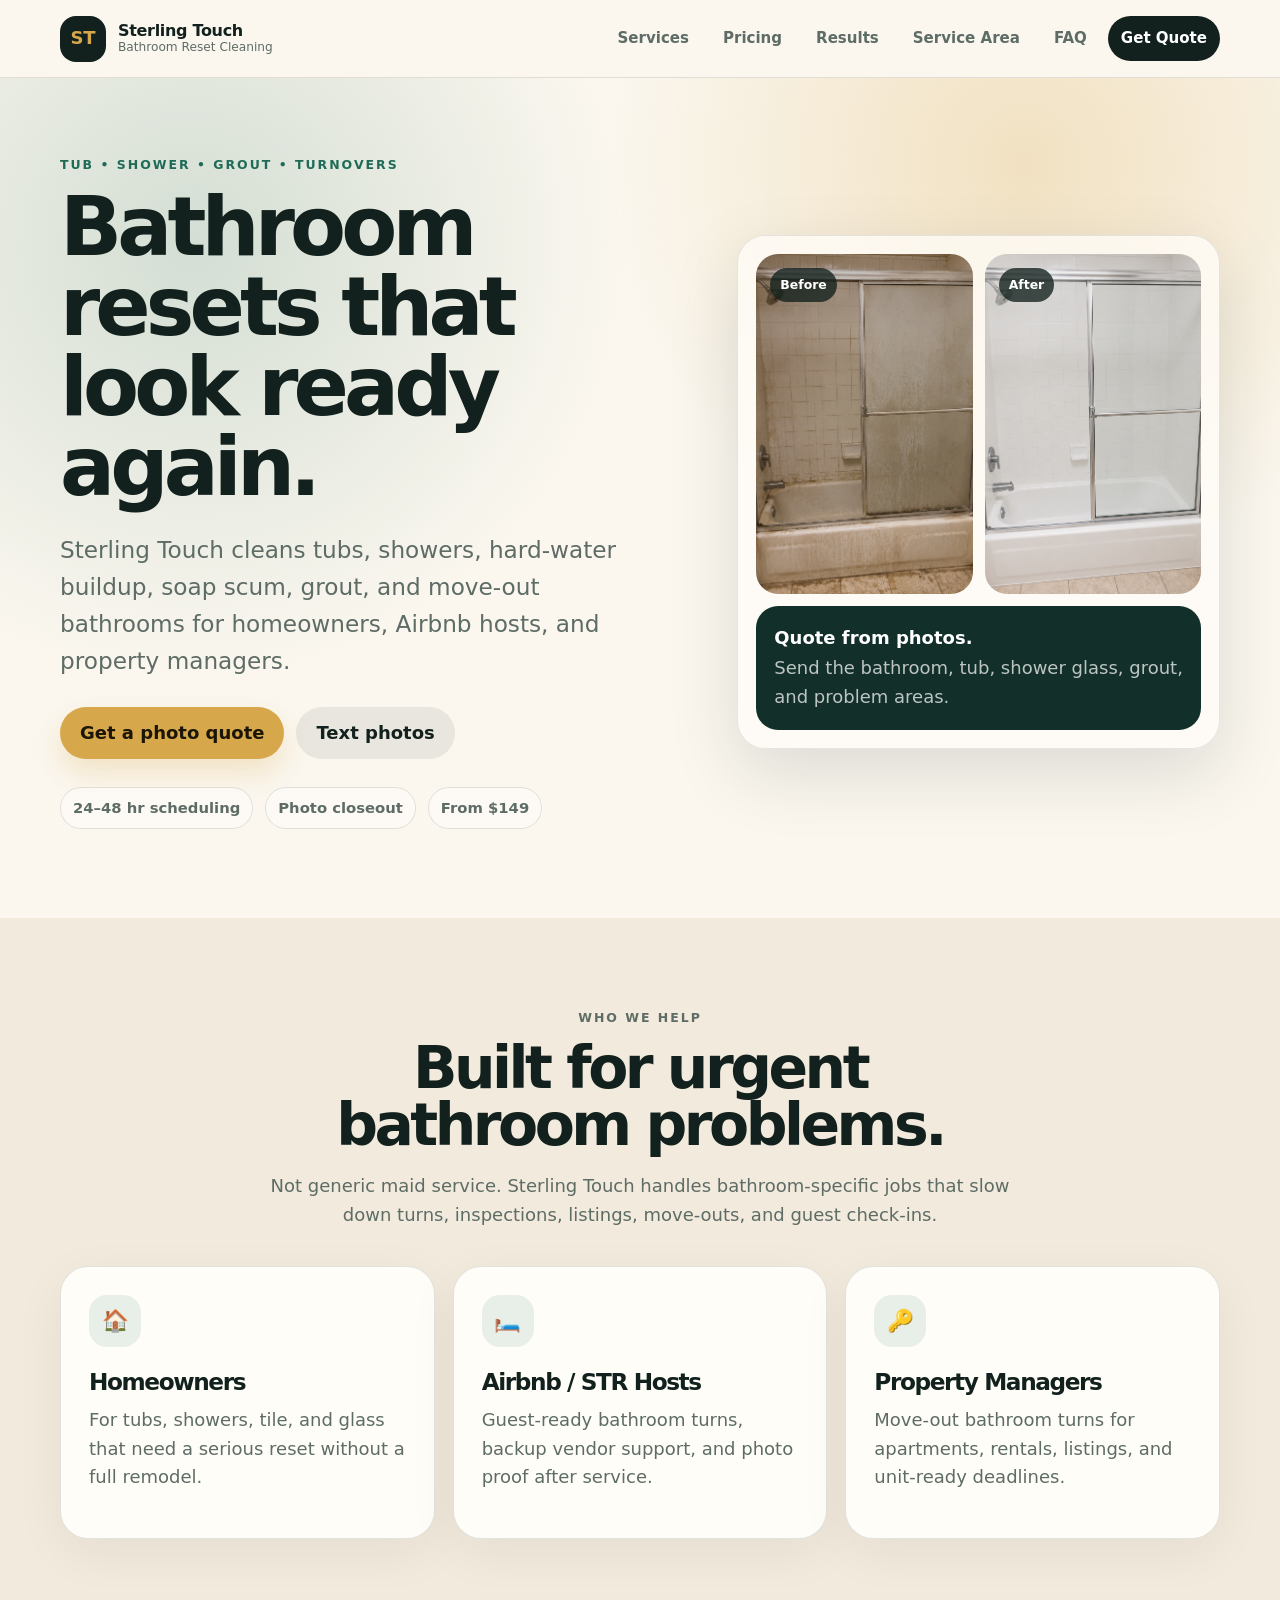
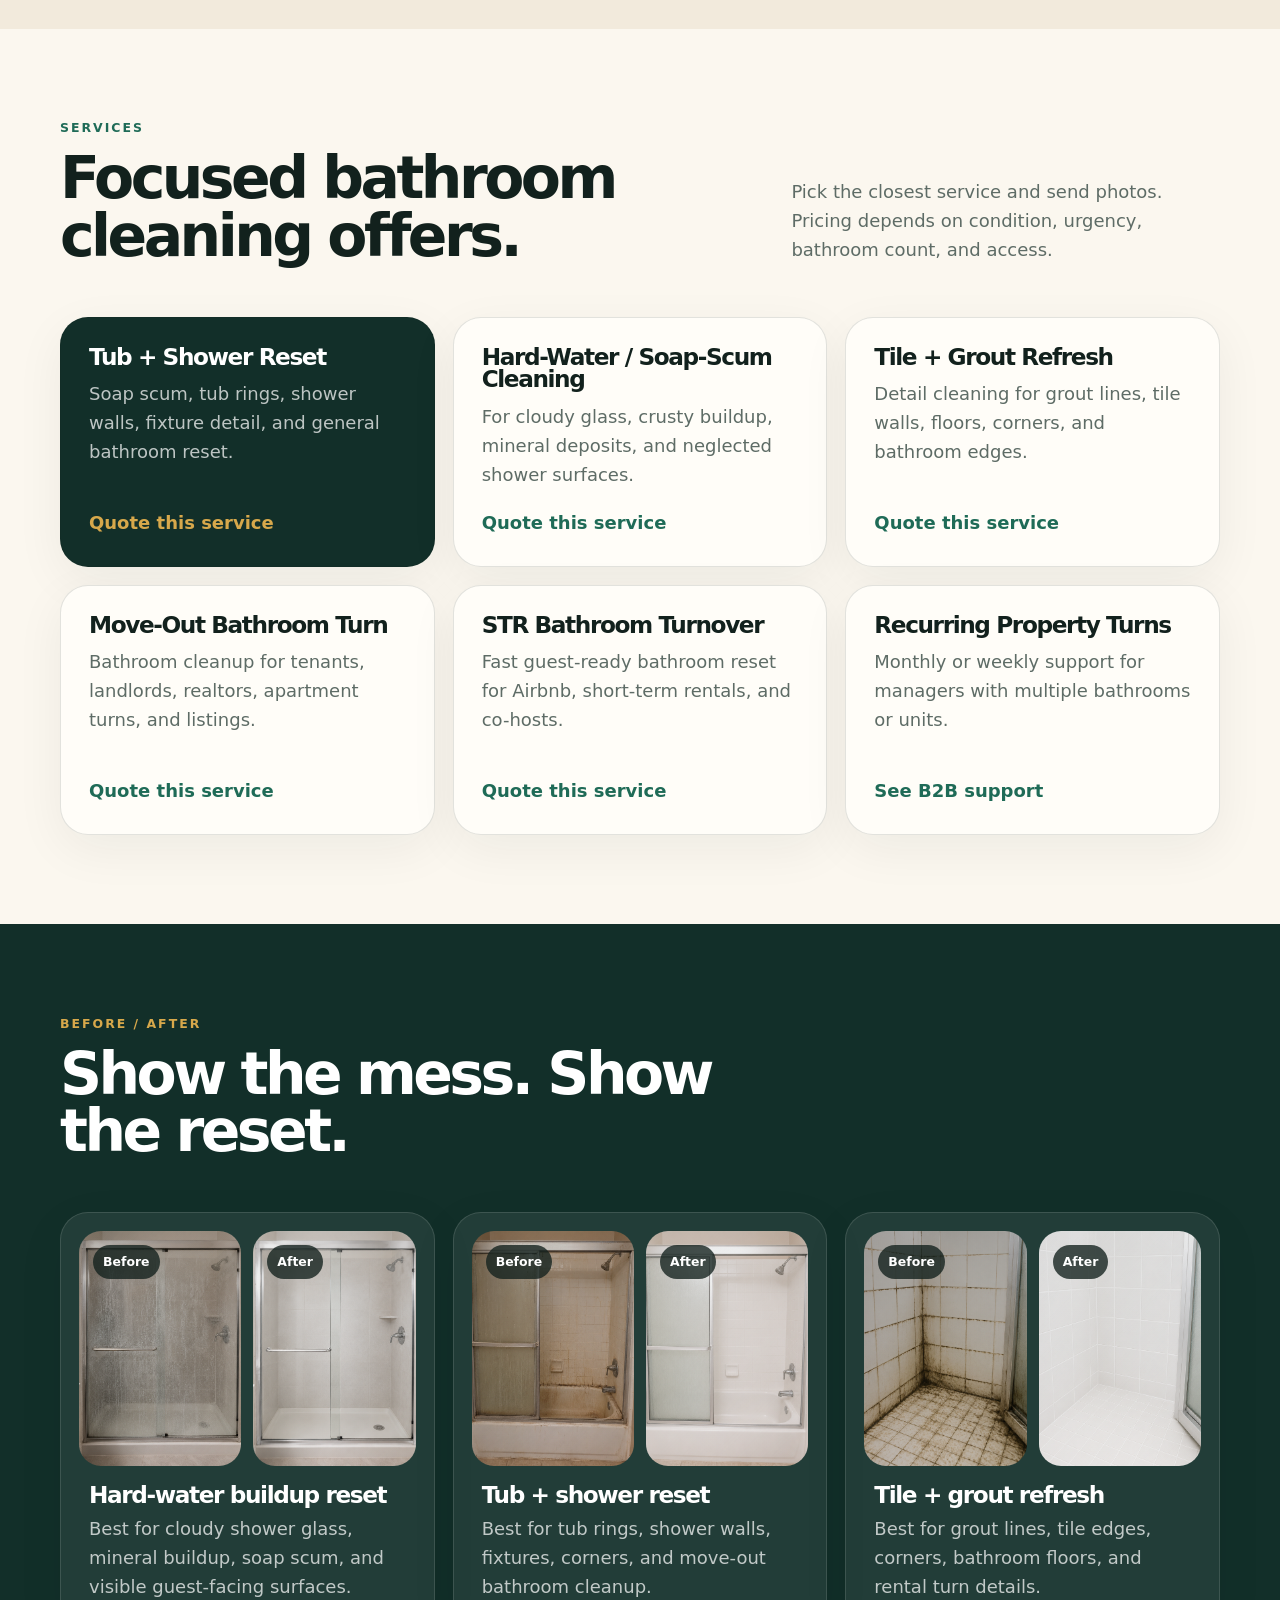
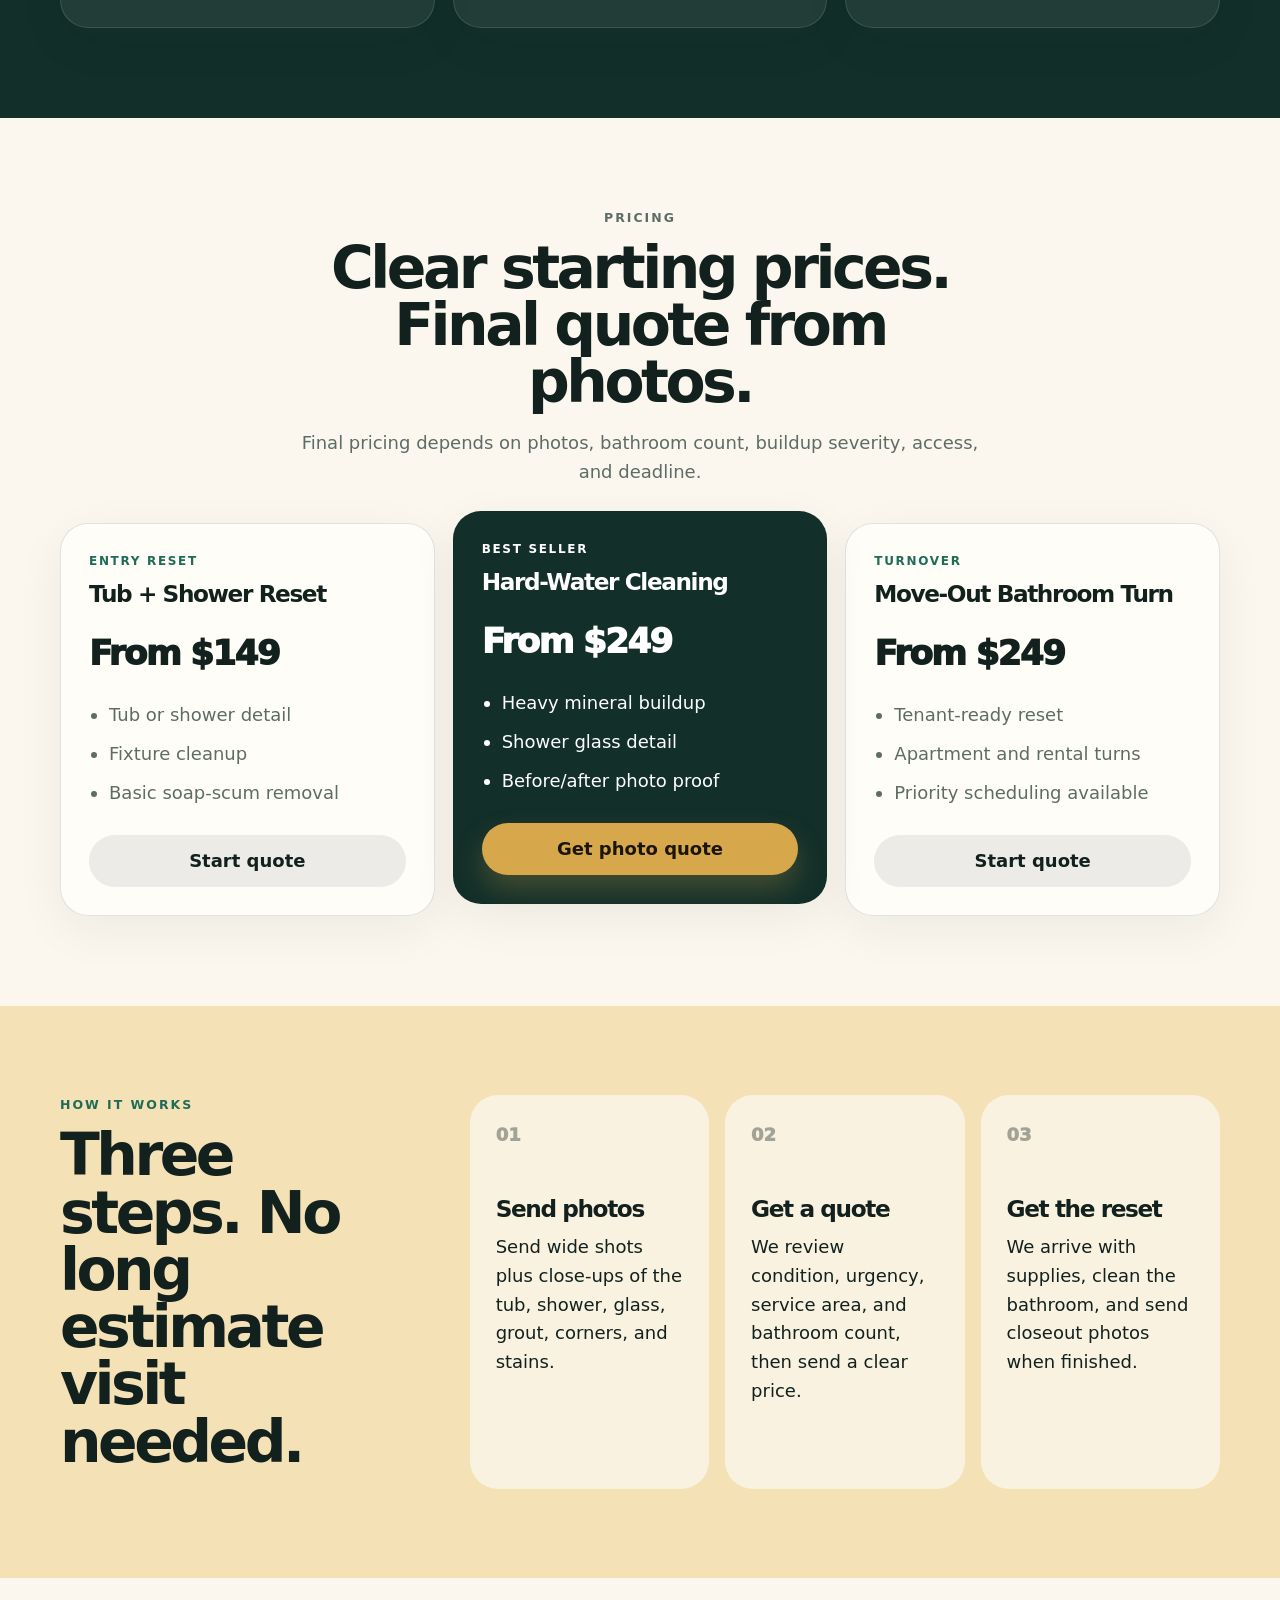
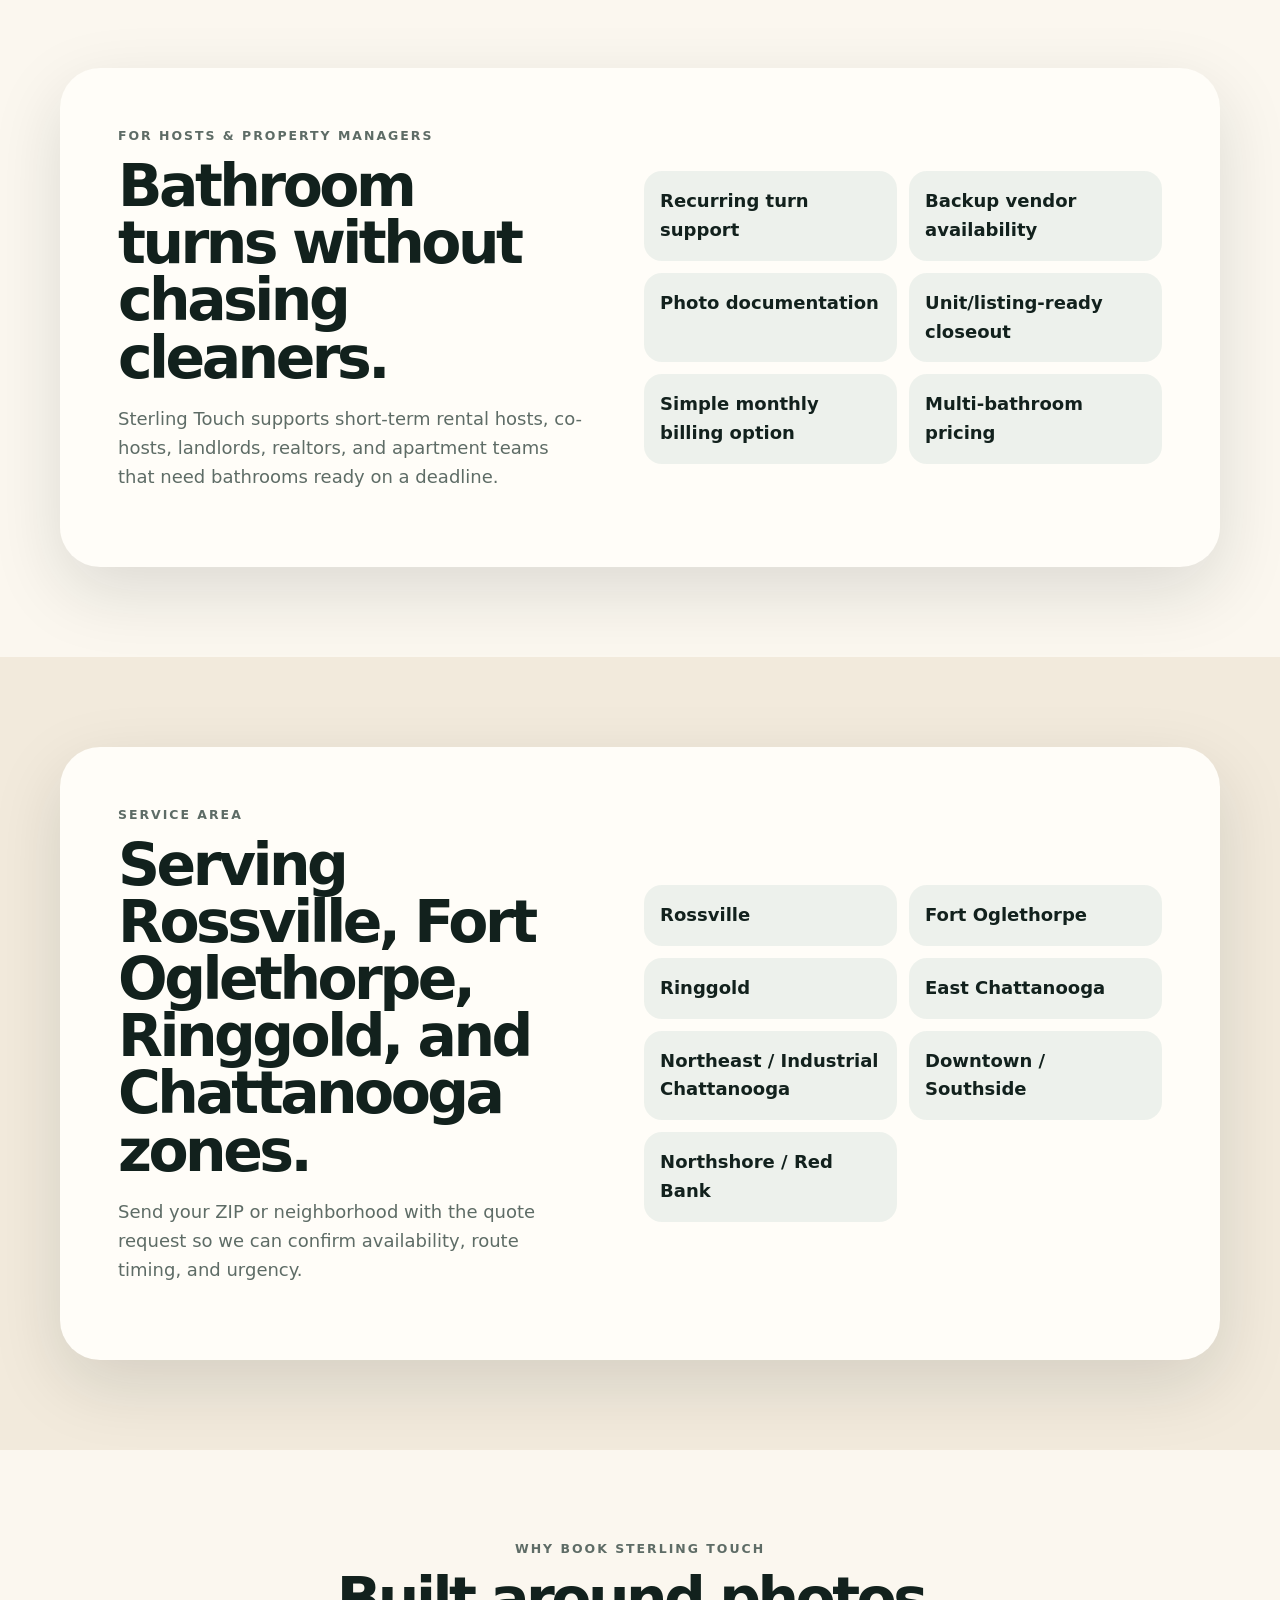
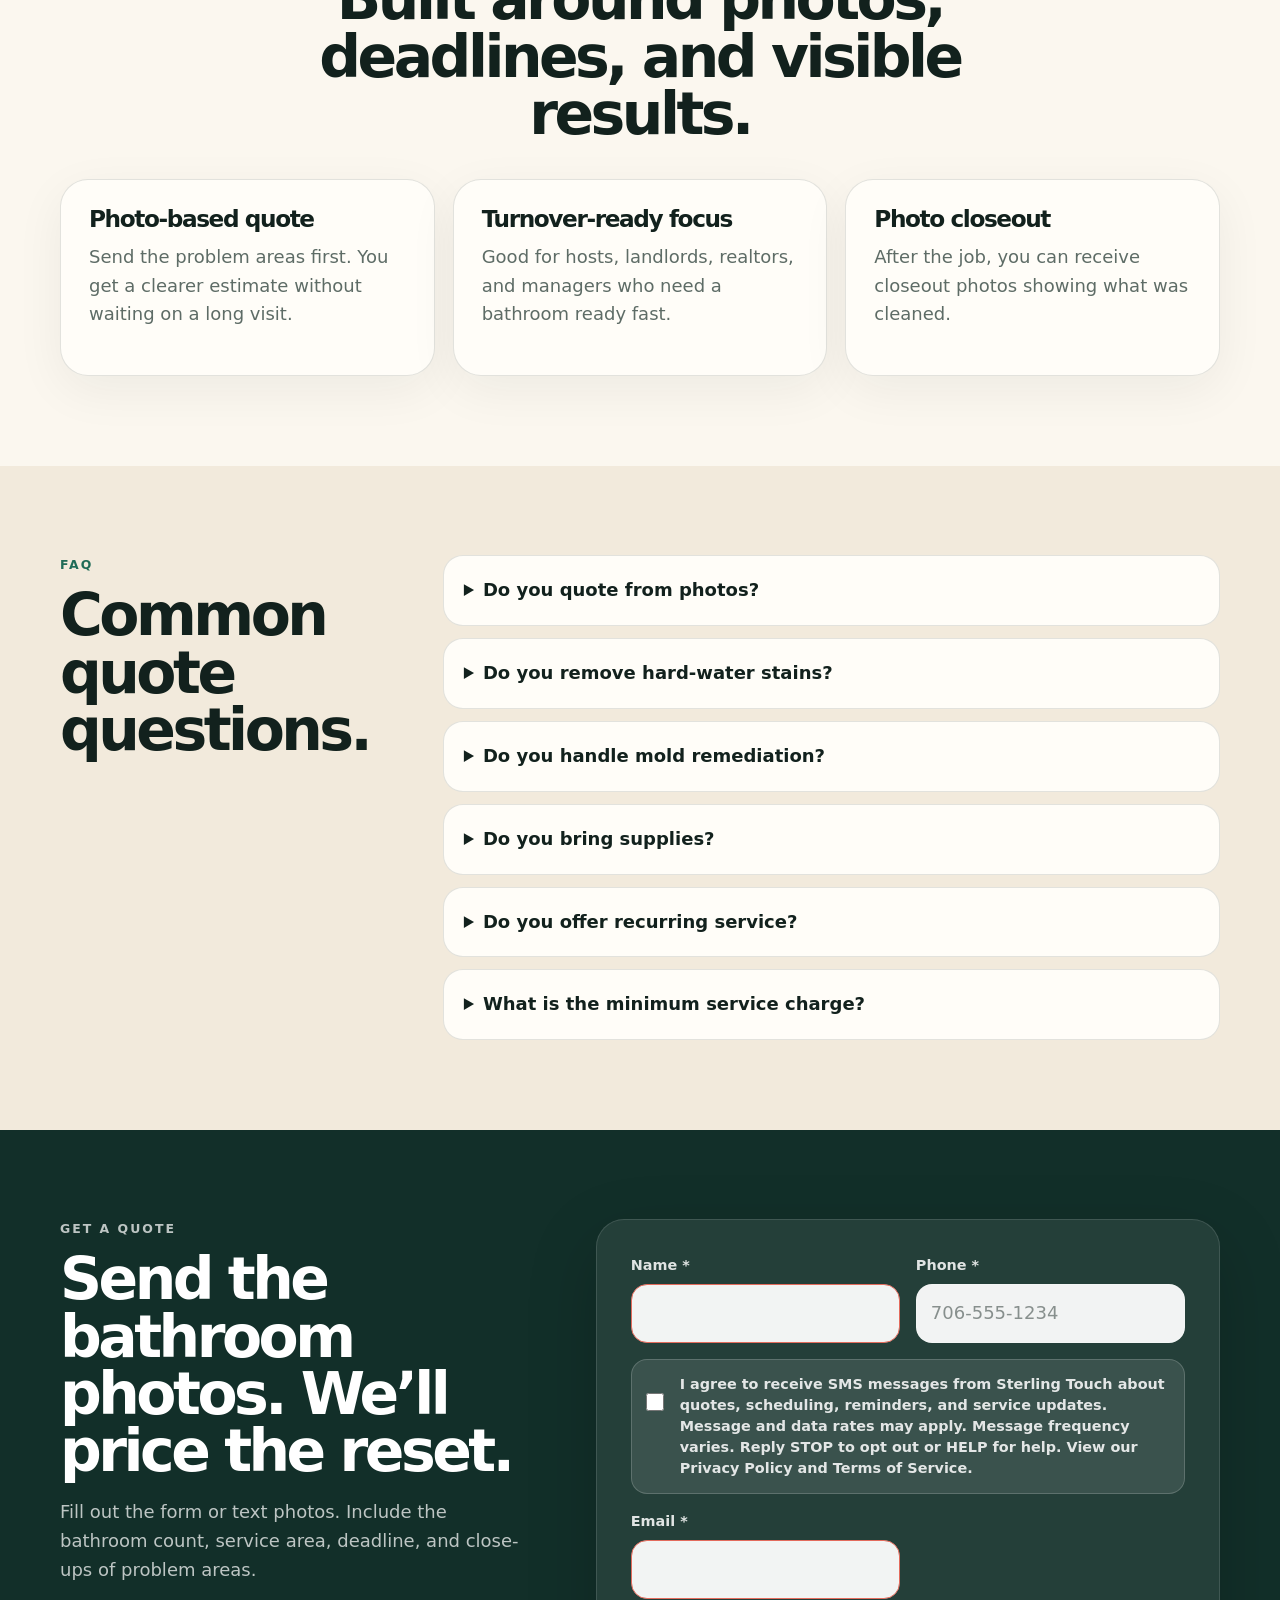
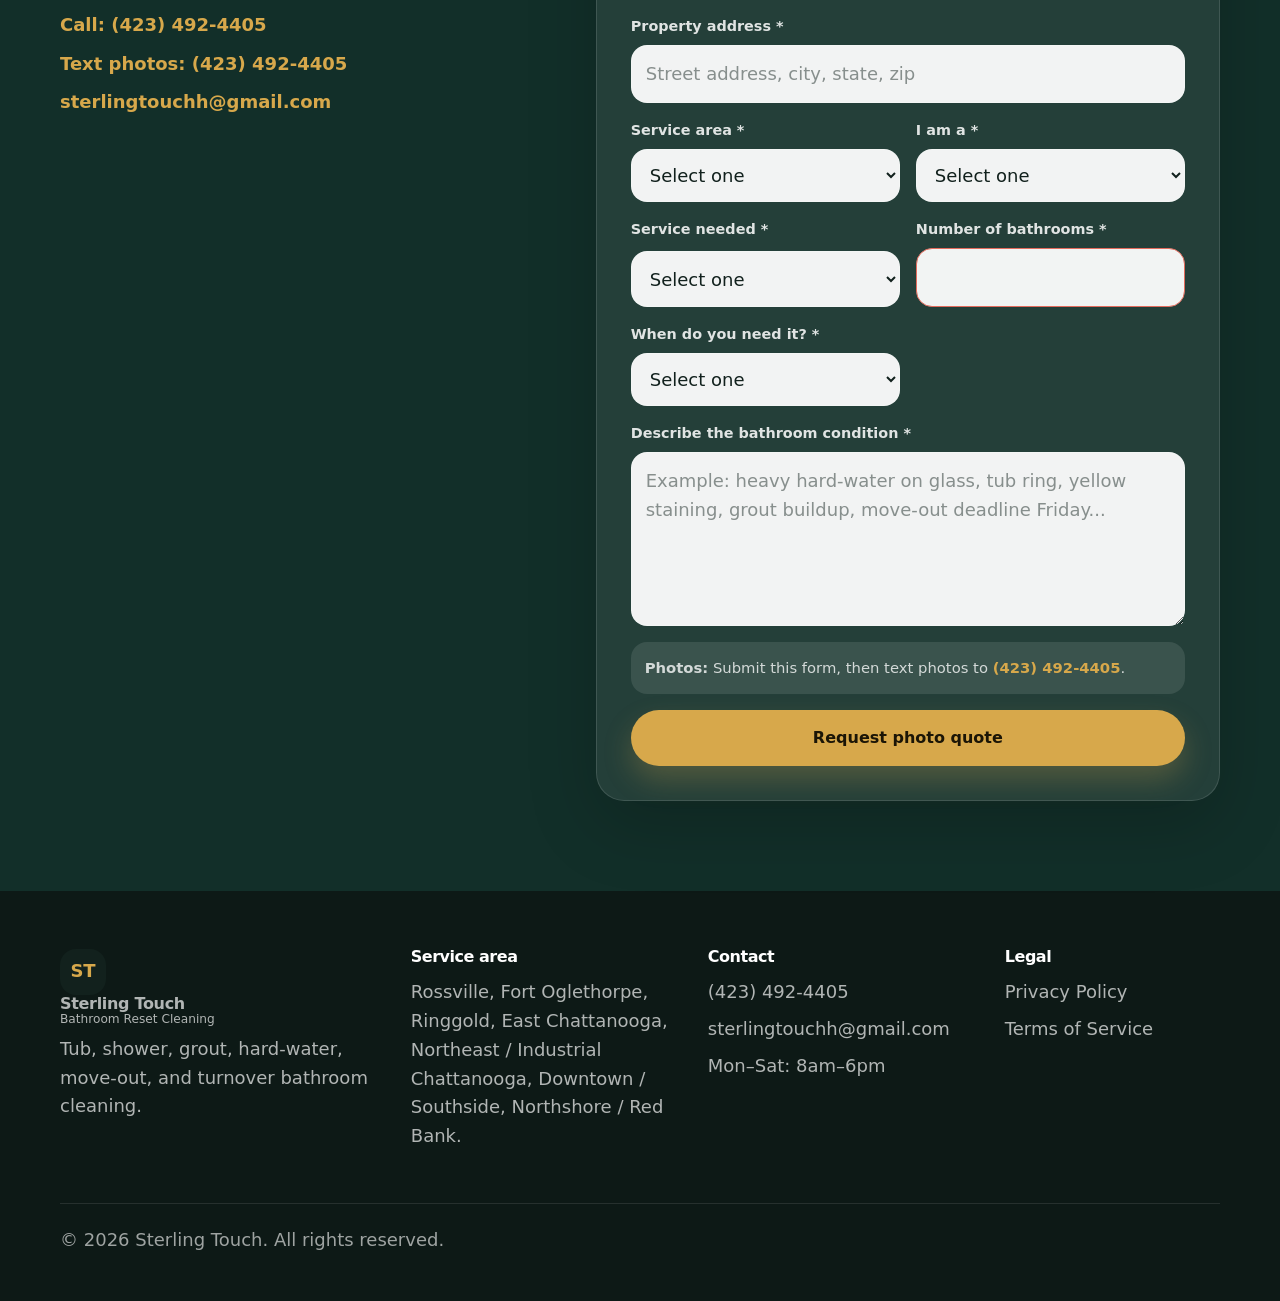
<file: index.html>
<!doctype html>
<html lang="en">
  <head>
    <meta charset="utf-8" />
    <meta name="viewport" content="width=device-width, initial-scale=1" />
    <title>Sterling Touch | Bathroom Reset Cleaning</title>
    <meta
      name="description"
      content="Sterling Touch cleans tubs, showers, hard-water buildup, soap scum, grout, and move-out bathrooms in Rossville, Fort Oglethorpe, Ringgold, and Chattanooga-area service zones. Get a quote from photos."
    />
    <meta name="theme-color" content="#12211d" />

    <link
      rel="shortcut icon"
      type="image/ico"
      sizes="32x32"
      href="/media/images/favacion.ico"
    />

    <meta
      property="og:title"
      content="Sterling Touch Bathroom Reset Cleaning"
    />
    <meta
      property="og:description"
      content="Tub, shower, grout, hard-water, move-out, and bathroom turnover cleaning. Quote from photos."
    />
    <meta property="og:type" content="website" />

    <link rel="stylesheet" href="styles.css" />
  </head>

  <body>
    <a class="skip-link" href="#quote">Skip to quote form</a>

    <header class="site-header" data-header>
      <div class="container header-inner">
        <a class="brand" href="#top" aria-label="Sterling Touch home">
          <span class="brand-mark" aria-hidden="true">ST</span>
          <span>
            <strong>Sterling Touch</strong>
            <small>Bathroom Reset Cleaning</small>
          </span>
        </a>

        <button
          class="nav-toggle"
          type="button"
          aria-expanded="false"
          aria-controls="site-nav"
        >
          <span class="sr-only">Open menu</span>
          <span></span>
          <span></span>
          <span></span>
        </button>

        <nav class="site-nav" id="site-nav" aria-label="Main navigation">
          <a href="#services">Services</a>
          <a href="#pricing">Pricing</a>
          <a href="#results">Results</a>
          <a href="#service-area">Service Area</a>
          <a href="#faq">FAQ</a>
          <a class="nav-cta" href="#quote">Get Quote</a>
        </nav>
      </div>
    </header>

    <main id="top">
      <section class="hero section-pad" aria-labelledby="hero-title">
        <div class="container hero-grid">
          <div class="hero-copy">
            <p class="eyebrow">Tub • Shower • Grout • Turnovers</p>
            <h1 id="hero-title">Bathroom resets that look ready again.</h1>
            <p class="hero-text">
              Sterling Touch cleans tubs, showers, hard-water buildup, soap
              scum, grout, and move-out bathrooms for homeowners, Airbnb hosts,
              and property managers.
            </p>

            <div class="hero-actions" aria-label="Primary actions">
              <a class="btn btn-primary" href="#quote">Get a photo quote</a>
              <a class="btn btn-secondary" href="sms:+14234924405"
                >Text photos</a
              >
            </div>

            <div class="trust-row" aria-label="Trust highlights">
              <span>24–48 hr scheduling</span>
              <span>Photo closeout</span>
              <span>From $149</span>
            </div>
          </div>

          <aside
            class="hero-card"
            aria-label="Before and after bathroom cleaning result"
          >
            <div class="before-after-card">
              <div class="photo-panel before-photo">
                <span>Before</span>
              </div>
              <div class="photo-panel after-photo">
                <span>After</span>
              </div>
            </div>
            <div class="result-strip">
              <strong>Quote from photos.</strong>
              <span
                >Send the bathroom, tub, shower glass, grout, and problem
                areas.</span
              >
            </div>
          </aside>
        </div>
      </section>

      <section class="section-pad section-muted" id="audience">
        <div class="container">
          <div class="section-heading">
            <p class="eyebrow">Who we help</p>
            <h2>Built for urgent bathroom problems.</h2>
            <p>
              Not generic maid service. Sterling Touch handles bathroom-specific
              jobs that slow down turns, inspections, listings, move-outs, and
              guest check-ins.
            </p>
          </div>

          <div class="card-grid three">
            <article class="info-card">
              <span class="icon">🏠</span>
              <h3>Homeowners</h3>
              <p>
                For tubs, showers, tile, and glass that need a serious reset
                without a full remodel.
              </p>
            </article>

            <article class="info-card">
              <span class="icon">🛏️</span>
              <h3>Airbnb / STR Hosts</h3>
              <p>
                Guest-ready bathroom turns, backup vendor support, and photo
                proof after service.
              </p>
            </article>

            <article class="info-card">
              <span class="icon">🔑</span>
              <h3>Property Managers</h3>
              <p>
                Move-out bathroom turns for apartments, rentals, listings, and
                unit-ready deadlines.
              </p>
            </article>
          </div>
        </div>
      </section>

      <section class="section-pad" id="services">
        <div class="container split-heading">
          <div>
            <p class="eyebrow">Services</p>
            <h2>Focused bathroom cleaning offers.</h2>
          </div>
          <p>
            Pick the closest service and send photos. Pricing depends on
            condition, urgency, bathroom count, and access.
          </p>
        </div>

        <div class="container service-grid">
          <article class="service-card featured">
            <h3>Tub + Shower Reset</h3>
            <p>
              Soap scum, tub rings, shower walls, fixture detail, and general
              bathroom reset.
            </p>
            <a href="#quote">Quote this service</a>
          </article>

          <article class="service-card">
            <h3>Hard-Water / Soap-Scum Cleaning</h3>
            <p>
              For cloudy glass, crusty buildup, mineral deposits, and neglected
              shower surfaces.
            </p>
            <a href="#quote">Quote this service</a>
          </article>

          <article class="service-card">
            <h3>Tile + Grout Refresh</h3>
            <p>
              Detail cleaning for grout lines, tile walls, floors, corners, and
              bathroom edges.
            </p>
            <a href="#quote">Quote this service</a>
          </article>

          <article class="service-card">
            <h3>Move-Out Bathroom Turn</h3>
            <p>
              Bathroom cleanup for tenants, landlords, realtors, apartment
              turns, and listings.
            </p>
            <a href="#quote">Quote this service</a>
          </article>

          <article class="service-card">
            <h3>STR Bathroom Turnover</h3>
            <p>
              Fast guest-ready bathroom reset for Airbnb, short-term rentals,
              and co-hosts.
            </p>
            <a href="#quote">Quote this service</a>
          </article>

          <article class="service-card">
            <h3>Recurring Property Turns</h3>
            <p>
              Monthly or weekly support for managers with multiple bathrooms or
              units.
            </p>
            <a href="#property">See B2B support</a>
          </article>
        </div>
      </section>

      <section class="section-pad section-dark" id="results">
        <div class="container split-heading">
          <div>
            <p class="eyebrow">Before / After</p>
            <h2>Show the mess. Show the reset.</h2>
          </div>
        </div>

        <div class="container result-grid">
          <article class="compare-card">
            <div class="compare-photos">
              <div class="compare-photo ba-before-1"><span>Before</span></div>
              <div class="compare-photo ba-after-1"><span>After</span></div>
            </div>
            <h3>Hard-water buildup reset</h3>
            <p>
              Best for cloudy shower glass, mineral buildup, soap scum, and
              visible guest-facing surfaces.
            </p>
          </article>

          <article class="compare-card">
            <div class="compare-photos">
              <div class="compare-photo ba-before-2"><span>Before</span></div>
              <div class="compare-photo ba-after-2"><span>After</span></div>
            </div>
            <h3>Tub + shower reset</h3>
            <p>
              Best for tub rings, shower walls, fixtures, corners, and move-out
              bathroom cleanup.
            </p>
          </article>

          <article class="compare-card">
            <div class="compare-photos">
              <div class="compare-photo ba-before-3"><span>Before</span></div>
              <div class="compare-photo ba-after-3"><span>After</span></div>
            </div>
            <h3>Tile + grout refresh</h3>
            <p>
              Best for grout lines, tile edges, corners, bathroom floors, and
              rental turn details.
            </p>
          </article>
        </div>
      </section>

      <section class="section-pad" id="pricing">
        <div class="container section-heading narrow">
          <p class="eyebrow">Pricing</p>
          <h2>Clear starting prices. Final quote from photos.</h2>
          <p>
            Final pricing depends on photos, bathroom count, buildup severity,
            access, and deadline.
          </p>
        </div>

        <div class="container pricing-grid">
          <article class="price-card">
            <p class="price-label">Entry reset</p>
            <h3>Tub + Shower Reset</h3>
            <p class="price">From $149</p>
            <ul>
              <li>Tub or shower detail</li>
              <li>Fixture cleanup</li>
              <li>Basic soap-scum removal</li>
            </ul>
            <a class="btn btn-secondary" href="#quote">Start quote</a>
          </article>

          <article class="price-card main-price">
            <p class="price-label">Best seller</p>
            <h3>Hard-Water Cleaning</h3>
            <p class="price">From $249</p>
            <ul>
              <li>Heavy mineral buildup</li>
              <li>Shower glass detail</li>
              <li>Before/after photo proof</li>
            </ul>
            <a class="btn btn-primary" href="#quote">Get photo quote</a>
          </article>

          <article class="price-card">
            <p class="price-label">Turnover</p>
            <h3>Move-Out Bathroom Turn</h3>
            <p class="price">From $249</p>
            <ul>
              <li>Tenant-ready reset</li>
              <li>Apartment and rental turns</li>
              <li>Priority scheduling available</li>
            </ul>
            <a class="btn btn-secondary" href="#quote">Start quote</a>
          </article>
        </div>
      </section>

      <section class="section-pad section-accent" id="process">
        <div class="container process-grid">
          <div>
            <p class="eyebrow">How it works</p>
            <h2>Three steps. No long estimate visit needed.</h2>
          </div>

          <div class="steps">
            <article>
              <span>01</span>
              <h3>Send photos</h3>
              <p>
                Send wide shots plus close-ups of the tub, shower, glass, grout,
                corners, and stains.
              </p>
            </article>

            <article>
              <span>02</span>
              <h3>Get a quote</h3>
              <p>
                We review condition, urgency, service area, and bathroom count,
                then send a clear price.
              </p>
            </article>

            <article>
              <span>03</span>
              <h3>Get the reset</h3>
              <p>
                We arrive with supplies, clean the bathroom, and send closeout
                photos when finished.
              </p>
            </article>
          </div>
        </div>
      </section>

      <section class="section-pad" id="property">
        <div class="container b2b-panel">
          <div>
            <p class="eyebrow">For hosts & property managers</p>
            <h2>Bathroom turns without chasing cleaners.</h2>
            <p>
              Sterling Touch supports short-term rental hosts, co-hosts,
              landlords, realtors, and apartment teams that need bathrooms ready
              on a deadline.
            </p>
          </div>

          <div class="b2b-list">
            <p>Recurring turn support</p>
            <p>Backup vendor availability</p>
            <p>Photo documentation</p>
            <p>Unit/listing-ready closeout</p>
            <p>Simple monthly billing option</p>
            <p>Multi-bathroom pricing</p>
          </div>
        </div>
      </section>

      <section class="section-pad section-muted" id="service-area">
        <div class="container service-area-grid">
          <div>
            <p class="eyebrow">Service Area</p>
            <h2>
              Serving Rossville, Fort Oglethorpe, Ringgold, and Chattanooga
              zones.
            </h2>
            <p>
              Send your ZIP or neighborhood with the quote request so we can
              confirm availability, route timing, and urgency.
            </p>
          </div>

          <div
            class="location-list"
            aria-label="Sterling Touch operation locations"
          >
            <span>Rossville</span>
            <span>Fort Oglethorpe</span>
            <span>Ringgold</span>
            <span>East Chattanooga</span>
            <span>Northeast / Industrial Chattanooga</span>
            <span>Downtown / Southside</span>
            <span>Northshore / Red Bank</span>
          </div>
        </div>
      </section>

      <section class="section-pad" id="proof">
        <div class="container section-heading narrow">
          <p class="eyebrow">Why book Sterling Touch</p>
          <h2>Built around photos, deadlines, and visible results.</h2>
        </div>

        <div class="container testimonial-grid">
          <article class="trust-card">
            <h3>Photo-based quote</h3>
            <p>
              Send the problem areas first. You get a clearer estimate without
              waiting on a long visit.
            </p>
          </article>

          <article class="trust-card">
            <h3>Turnover-ready focus</h3>
            <p>
              Good for hosts, landlords, realtors, and managers who need a
              bathroom ready fast.
            </p>
          </article>

          <article class="trust-card">
            <h3>Photo closeout</h3>
            <p>
              After the job, you can receive closeout photos showing what was
              cleaned.
            </p>
          </article>
        </div>
      </section>

      <section class="section-pad section-muted" id="faq">
        <div class="container faq-grid">
          <div>
            <p class="eyebrow">FAQ</p>
            <h2>Common quote questions.</h2>
          </div>

          <div class="faq-list">
            <details>
              <summary>Do you quote from photos?</summary>
              <p>
                Yes. Send clear photos of the full bathroom and close-ups of
                buildup, stains, grout, tub, and shower glass.
              </p>
            </details>

            <details>
              <summary>Do you remove hard-water stains?</summary>
              <p>
                We clean many hard-water and soap-scum problems. Some permanent
                etching, damaged finish, or old staining may not fully
                disappear.
              </p>
            </details>

            <details>
              <summary>Do you handle mold remediation?</summary>
              <p>
                No. We clean bathroom surfaces, but we do not provide certified
                mold remediation, structural repair, or water-damage work.
              </p>
            </details>

            <details>
              <summary>Do you bring supplies?</summary>
              <p>
                Yes. We bring our normal bathroom cleaning supplies, pads,
                gloves, and detail tools.
              </p>
            </details>

            <details>
              <summary>Do you offer recurring service?</summary>
              <p>
                Yes. Recurring support is available for Airbnb hosts, co-hosts,
                landlords, property managers, and apartment teams.
              </p>
            </details>

            <details>
              <summary>What is the minimum service charge?</summary>
              <p>
                Standard tub and shower reset jobs start at $149. Heavy buildup,
                grout work, urgent jobs, and multiple bathrooms cost more.
              </p>
            </details>
          </div>
        </div>
      </section>

      <section class="section-pad section-dark" id="quote">
        <div class="container quote-grid">
          <div class="quote-copy">
            <p class="eyebrow">Get a quote</p>
            <h2>Send the bathroom photos. We’ll price the reset.</h2>
            <p>
              Fill out the form or text photos. Include the bathroom count,
              service area, deadline, and close-ups of problem areas.
            </p>

            <div class="quote-contact">
              <a href="tel:+14234924405">Call: (423) 492-4405</a>
              <a href="sms:+14234924405">Text photos: (423) 492-4405</a>
              <a href="mailto:sterlingtouchh@gmail.com">sterlingtouchh@gmail.com</a>
            </div>
          </div>

          <form
            class="quote-form"
            id="quote-form"
            action="https://api.web3forms.com/submit"
            method="POST"
          >
            <input
              type="hidden"
              name="access_key"
              value="f133cf6c-20a5-4067-9790-e2abd6e254a6"
            />

            <input
              type="hidden"
              name="subject"
              value="New Sterling Touch quote request"
            />

            <input
              type="hidden"
              name="from_name"
              value="Sterling Touch Website"
            />

            <input
              type="hidden"
              name="redirect"
              value="https://YOUR-DOMAIN.com/thank-you.html"
            />

            <input
              type="checkbox"
              name="botcheck"
              class="botcheck"
              tabindex="-1"
              autocomplete="off"
            />

            <div class="form-row">
              <label for="name">Name *</label>
              <input
                id="name"
                name="name"
                type="text"
                autocomplete="name"
                minlength="2"
                maxlength="80"
                required
              />
            </div>

            <div class="form-row">
              <label for="phone">Phone *</label>
              <input
                id="phone"
                name="phone"
                type="tel"
                autocomplete="tel"
                inputmode="tel"
                minlength="10"
                maxlength="20"
                pattern="[0-9()+\-\s.]{10,20}"
                placeholder="706-555-1234"
                required
              />
            </div>

            <div class="form-row sms-consent full">
              <label class="checkbox-row" for="sms-consent">
                <input
                  id="sms-consent"
                  name="sms_consent"
                  type="checkbox"
                  value="I agree to receive SMS messages from Sterling Touch about quotes, scheduling, reminders, and service updates. Message and data rates may apply. Message frequency varies. Reply STOP to opt out or HELP for help."
                  required
                />
                <span>
                  I agree to receive SMS messages from Sterling Touch about quotes, scheduling, reminders, and service updates. Message and data rates may apply. Message frequency varies. Reply STOP to opt out or HELP for help. View our
                  <a href="privacy.html" target="_blank" rel="noopener">Privacy Policy</a> and
                  <a href="terms.html" target="_blank" rel="noopener">Terms of Service</a>.
                </span>
              </label>
            </div>

            <div class="form-row">
              <label for="email">Email *</label>
              <input
                id="email"
                name="email"
                type="email"
                autocomplete="email"
                maxlength="120"
                required
              />
            </div>

            <div class="form-row full">
              <label for="address">Property address *</label>
              <input
                id="address"
                name="property_address"
                type="text"
                autocomplete="street-address"
                minlength="5"
                maxlength="160"
                placeholder="Street address, city, state, zip"
                required
              />
            </div>

            <div class="form-row">
              <label for="area">Service area *</label>
              <select id="area" name="service_area" required>
                <option value="">Select one</option>
                <option>Rossville</option>
                <option>Fort Oglethorpe</option>
                <option>Ringgold</option>
                <option>East Chattanooga</option>
                <option>Northeast / Industrial Chattanooga</option>
                <option>Downtown / Southside</option>
                <option>Northshore / Red Bank</option>
                <option>Other nearby area</option>
              </select>
            </div>

            <div class="form-row">
              <label for="customer-type">I am a *</label>
              <select id="customer-type" name="customer_type" required>
                <option value="">Select one</option>
                <option>Homeowner</option>
                <option>Airbnb / STR host</option>
                <option>Property manager</option>
                <option>Landlord</option>
                <option>Realtor</option>
                <option>Other</option>
              </select>
            </div>

            <div class="form-row">
              <label for="service">Service needed *</label>
              <select id="service" name="service_needed" required>
                <option value="">Select one</option>
                <option>Tub + Shower Reset</option>
                <option>Hard-Water / Soap-Scum Cleaning</option>
                <option>Tile + Grout Refresh</option>
                <option>Move-Out Bathroom Turn</option>
                <option>STR Bathroom Turnover</option>
                <option>Recurring Property Turn Service</option>
              </select>
            </div>

            <div class="form-row">
              <label for="bathrooms">Number of bathrooms *</label>
              <input
                id="bathrooms"
                name="bathroom_count"
                type="number"
                min="1"
                max="20"
                step="1"
                inputmode="numeric"
                required
              />
            </div>

            <div class="form-row">
              <label for="urgency">When do you need it? *</label>
              <select id="urgency" name="urgency" required>
                <option value="">Select one</option>
                <option>ASAP</option>
                <option>Within 24–48 hours</option>
                <option>This week</option>
                <option>Flexible</option>
              </select>
            </div>

            <div class="form-row full">
              <label for="message">Describe the bathroom condition *</label>
              <textarea
                id="message"
                name="message"
                rows="5"
                minlength="10"
                maxlength="1000"
                placeholder="Example: heavy hard-water on glass, tub ring, yellow staining, grout buildup, move-out deadline Friday..."
                required
              ></textarea>
            </div>

            <div class="form-note full">
              <strong>Photos:</strong> Submit this form, then text photos to
              <a href="sms:+14234924405">(423) 492-4405</a>.
            </div>

            <button class="btn btn-primary full" type="submit">
              Request photo quote
            </button>
          </form>
        </div>
      </section>
    </main>

    <footer class="site-footer">
      <div class="container footer-grid">
        <div>
          <a class="brand footer-brand" href="#top">
            <span class="brand-mark" aria-hidden="true">ST</span>
            <span>
              <strong>Sterling Touch</strong>
              <small>Bathroom Reset Cleaning</small>
            </span>
          </a>
          <p>
            Tub, shower, grout, hard-water, move-out, and turnover bathroom
            cleaning.
          </p>
        </div>

        <div>
          <h2>Service area</h2>
          <p>
            Rossville, Fort Oglethorpe, Ringgold, East Chattanooga, Northeast /
            Industrial Chattanooga, Downtown / Southside, Northshore / Red Bank.
          </p>
        </div>

        <div>
          <h2>Contact</h2>
          <a href="tel:+14234924405">(423) 492-4405</a>
          <a href="mailto:sterlingtouchh@gmail.com">sterlingtouchh@gmail.com</a>
          <p>Mon–Sat: 8am–6pm</p>
        </div>

        <div>
          <h2>Legal</h2>
          <a href="privacy.html">Privacy Policy</a>
          <a href="terms.html">Terms of Service</a>
        </div>
      </div>

      <div class="container footer-bottom">
        <p>© <span data-year></span> Sterling Touch. All rights reserved.</p>
      </div>
    </footer>

    <script src="script.js"></script>
  </body>
</html>
</file>
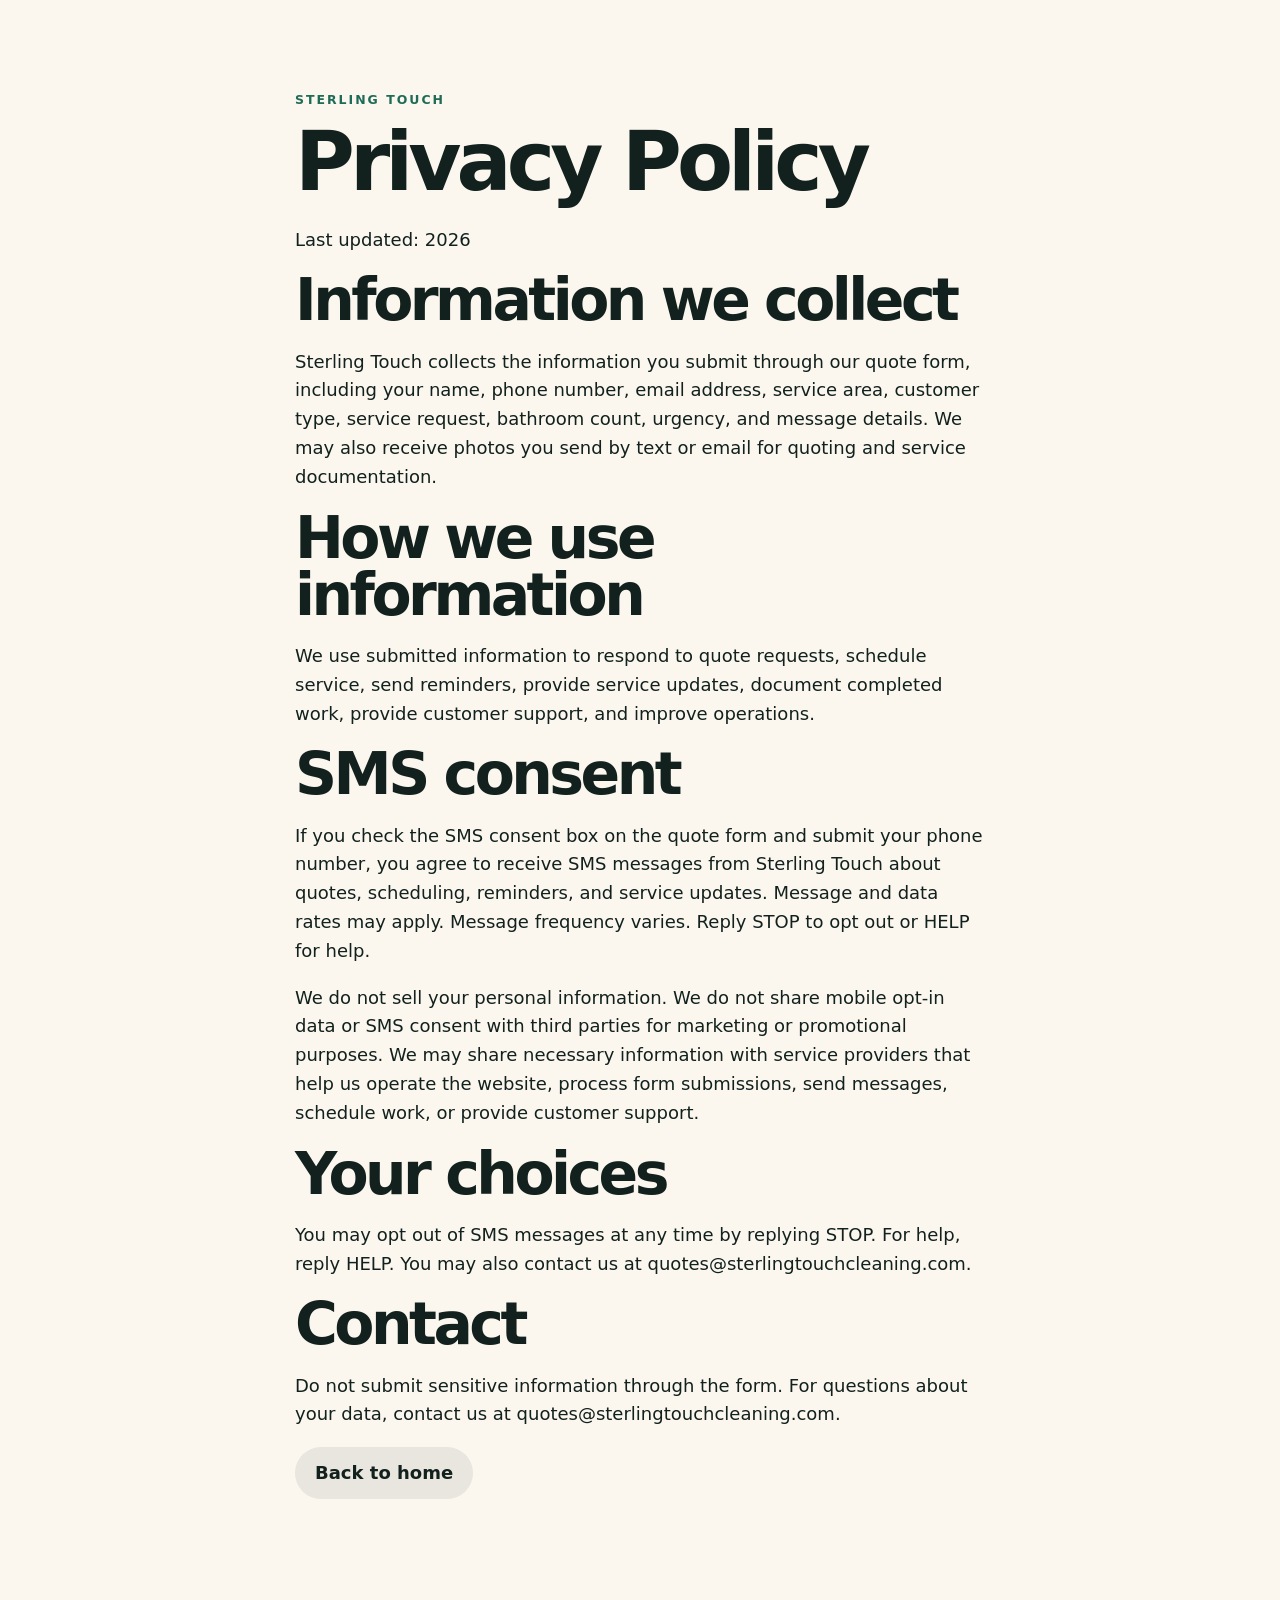
<file: privacy.html>
<!doctype html>
<html lang="en">
  <head>
    <meta charset="utf-8" />
    <meta name="viewport" content="width=device-width, initial-scale=1" />
    <title>Privacy Policy | Sterling Touch</title>
    <meta name="description" content="Sterling Touch Privacy Policy covering quote requests, SMS consent, and customer information." />
    <link rel="stylesheet" href="styles.css" />
  </head>
  <body>
    <main class="section-pad">
      <div class="container narrow">
        <p class="eyebrow">Sterling Touch</p>
        <h1>Privacy Policy</h1>
        <p>Last updated: <span data-year></span></p>

        <h2>Information we collect</h2>
        <p>
          Sterling Touch collects the information you submit through our quote form,
          including your name, phone number, email address, service area, customer type,
          service request, bathroom count, urgency, and message details. We may also receive
          photos you send by text or email for quoting and service documentation.
        </p>

        <h2>How we use information</h2>
        <p>
          We use submitted information to respond to quote requests, schedule service,
          send reminders, provide service updates, document completed work, provide customer
          support, and improve operations.
        </p>

        <h2>SMS consent</h2>
        <p>
          If you check the SMS consent box on the quote form and submit your phone number,
          you agree to receive SMS messages from Sterling Touch about quotes, scheduling,
          reminders, and service updates. Message and data rates may apply. Message frequency
          varies. Reply STOP to opt out or HELP for help.
        </p>
        <p>
          We do not sell your personal information. We do not share mobile opt-in data or SMS
          consent with third parties for marketing or promotional purposes. We may share necessary
          information with service providers that help us operate the website, process form submissions,
          send messages, schedule work, or provide customer support.
        </p>

        <h2>Your choices</h2>
        <p>
          You may opt out of SMS messages at any time by replying STOP. For help, reply HELP.
          You may also contact us at quotes@sterlingtouchcleaning.com.
        </p>

        <h2>Contact</h2>
        <p>
          Do not submit sensitive information through the form. For questions about your data,
          contact us at quotes@sterlingtouchcleaning.com.
        </p>

        <p><a class="btn btn-secondary" href="index.html">Back to home</a></p>
      </div>
    </main>
    <script src="script.js"></script>
  </body>
</html>
</file>
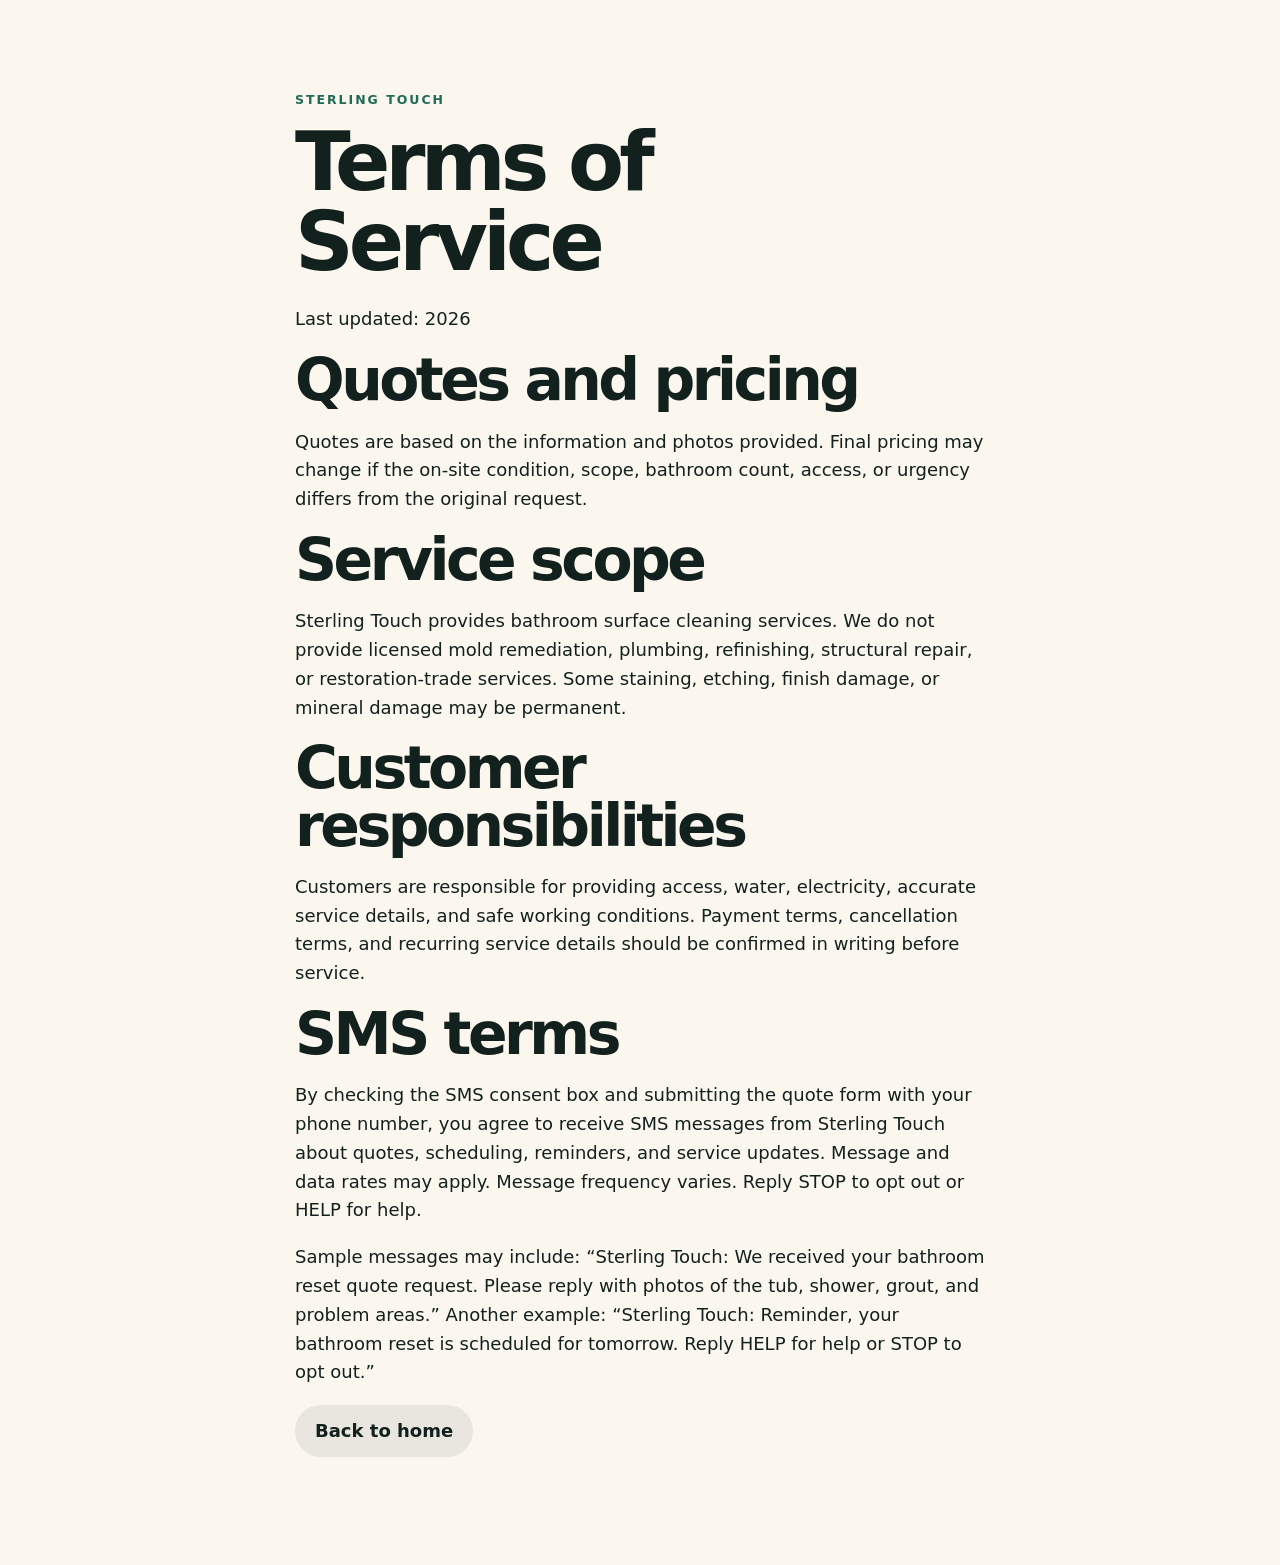
<file: terms.html>
<!doctype html>
<html lang="en">
  <head>
    <meta charset="utf-8" />
    <meta name="viewport" content="width=device-width, initial-scale=1" />
    <title>Terms of Service | Sterling Touch</title>
    <meta name="description" content="Sterling Touch Terms of Service covering quote requests, service scope, SMS messages, and customer responsibilities." />
    <link rel="stylesheet" href="styles.css" />
  </head>
  <body>
    <main class="section-pad">
      <div class="container narrow">
        <p class="eyebrow">Sterling Touch</p>
        <h1>Terms of Service</h1>
        <p>Last updated: <span data-year></span></p>

        <h2>Quotes and pricing</h2>
        <p>
          Quotes are based on the information and photos provided. Final pricing may change if
          the on-site condition, scope, bathroom count, access, or urgency differs from the
          original request.
        </p>

        <h2>Service scope</h2>
        <p>
          Sterling Touch provides bathroom surface cleaning services. We do not provide licensed
          mold remediation, plumbing, refinishing, structural repair, or restoration-trade services.
          Some staining, etching, finish damage, or mineral damage may be permanent.
        </p>

        <h2>Customer responsibilities</h2>
        <p>
          Customers are responsible for providing access, water, electricity, accurate service
          details, and safe working conditions. Payment terms, cancellation terms, and recurring
          service details should be confirmed in writing before service.
        </p>

        <h2>SMS terms</h2>
        <p>
          By checking the SMS consent box and submitting the quote form with your phone number,
          you agree to receive SMS messages from Sterling Touch about quotes, scheduling, reminders,
          and service updates. Message and data rates may apply. Message frequency varies. Reply STOP
          to opt out or HELP for help.
        </p>
        <p>
          Sample messages may include: “Sterling Touch: We received your bathroom reset quote request.
          Please reply with photos of the tub, shower, grout, and problem areas.” Another example:
          “Sterling Touch: Reminder, your bathroom reset is scheduled for tomorrow. Reply HELP for help
          or STOP to opt out.”
        </p>

        <p><a class="btn btn-secondary" href="index.html">Back to home</a></p>
      </div>
    </main>
    <script src="script.js"></script>
  </body>
</html>
</file>
<file: styles.css>
:root {
  --bg: #fbf7ef;
  --paper: #fffdf8;
  --ink: #12211d;
  --muted: #5e6c66;
  --line: rgba(18, 33, 29, 0.12);
  --brand: #1f6b57;
  --brand-dark: #122f29;
  --accent: #d7a84b;
  --accent-soft: #f4e2b6;
  --white: #ffffff;
  --shadow: 0 24px 70px rgba(18, 33, 29, 0.13);
  --radius: 28px;
  --radius-sm: 18px;
  --container: 1160px;
  --header-h: 78px;
  --step--1: clamp(0.86rem, 0.83rem + 0.12vw, 0.94rem);
  --step-0: clamp(1rem, 0.95rem + 0.23vw, 1.125rem);
  --step-1: clamp(1.2rem, 1.1rem + 0.45vw, 1.45rem);
  --step-2: clamp(1.55rem, 1.31rem + 1.08vw, 2.15rem);
  --step-3: clamp(2.15rem, 1.55rem + 2.7vw, 3.65rem);
  --step-4: clamp(3rem, 2.1rem + 4vw, 5.1rem);
}

* {
  box-sizing: border-box;
}

html {
  scroll-behavior: smooth;
}

body {
  margin: 0;
  background: var(--bg);
  color: var(--ink);
  font-family:
    Inter,
    ui-sans-serif,
    system-ui,
    -apple-system,
    BlinkMacSystemFont,
    "Segoe UI",
    sans-serif;
  font-size: var(--step-0);
  line-height: 1.6;
}

body.nav-open {
  overflow: hidden;
}

img,
svg {
  display: block;
  max-width: 100%;
}

a {
  color: inherit;
  text-decoration: none;
}

button,
input,
select,
textarea {
  font: inherit;
}

main section {
  scroll-margin-top: calc(var(--header-h) + 22px);
}

.container {
  width: min(var(--container), calc(100% - 32px));
  margin-inline: auto;
}

.section-pad {
  padding: clamp(56px, 7vw, 104px) 0;
}

.section-muted {
  background: #f2eadc;
}

.section-dark {
  background: var(--brand-dark);
  color: var(--white);
}

.section-accent {
  background: var(--accent-soft);
}

.skip-link {
  position: absolute;
  left: 16px;
  top: -100px;
  z-index: 100;
  padding: 10px 14px;
  border-radius: 999px;
  background: var(--ink);
  color: var(--white);
}

.skip-link:focus {
  top: 16px;
}

.sr-only {
  position: absolute;
  width: 1px;
  height: 1px;
  padding: 0;
  margin: -1px;
  overflow: hidden;
  clip: rect(0, 0, 0, 0);
  white-space: nowrap;
  border: 0;
}

.site-header {
  position: sticky;
  top: 0;
  z-index: 50;
  height: var(--header-h);
  background: rgba(251, 247, 239, 0.86);
  border-bottom: 1px solid var(--line);
  backdrop-filter: blur(18px);
}

.header-inner {
  height: 100%;
  display: flex;
  align-items: center;
  justify-content: space-between;
  gap: 24px;
}

.brand {
  display: inline-flex;
  align-items: center;
  gap: 12px;
  min-width: max-content;
}

.brand-mark {
  display: grid;
  place-items: center;
  width: 46px;
  height: 46px;
  border-radius: 16px;
  background: var(--ink);
  color: var(--accent);
  font-weight: 900;
  letter-spacing: -0.009em;
}

.brand strong,
.brand small {
  display: block;
}

.brand strong {
  font-size: 1rem;
  line-height: 1.1;
  letter-spacing: -0.02em;
}

.brand small {
  color: var(--muted);
  font-size: 0.76rem;
  line-height: 1.2;
}

.site-nav {
  display: flex;
  align-items: center;
  gap: 8px;
}

.site-nav a {
  padding: 10px 13px;
  border-radius: 999px;
  color: var(--muted);
  font-size: 0.94rem;
  font-weight: 700;
}

.site-nav a:hover,
.site-nav a:focus-visible {
  color: var(--ink);
  background: rgba(31, 107, 87, 0.08);
}

.site-nav .nav-cta {
  background: var(--ink);
  color: var(--white);
}

.nav-toggle {
  display: none;
  width: 46px;
  height: 46px;
  border: 1px solid var(--line);
  border-radius: 14px;
  background: var(--paper);
  cursor: pointer;
}

.nav-toggle span:not(.sr-only) {
  display: block;
  width: 20px;
  height: 2px;
  margin: 4px auto;
  background: var(--ink);
  border-radius: 999px;
}

.hero {
  position: relative;
  overflow: hidden;
  padding: clamp(46px, 6vw, 78px) 0 clamp(52px, 7vw, 94px);
}

.hero::before {
  content: "";
  position: absolute;
  inset: 0;
  background:
    radial-gradient(
      circle at 80% 10%,
      rgba(215, 168, 75, 0.28),
      transparent 33%
    ),
    radial-gradient(circle at 15% 20%, rgba(31, 107, 87, 0.18), transparent 34%);
  pointer-events: none;
}

.hero-grid {
  position: relative;
  display: grid;
  grid-template-columns: minmax(0, 1.02fr) minmax(360px, 0.82fr);
  gap: clamp(32px, 6vw, 78px);
  align-items: center;
}

.eyebrow {
  margin: 0 0 12px;
  color: var(--brand);
  font-size: 0.78rem;
  font-weight: 900;
  letter-spacing: 0.16em;
  text-transform: uppercase;
}

.section-dark .eyebrow {
  color: var(--accent);
}

h1,
h2,
h3,
p {
  margin-top: 0;
}

h1,
h2,
h3 {
  line-height: 0.98;
  letter-spacing: -0.06em;
}

h1 {
  max-width: 10.5ch;
  margin-bottom: 24px;
  font-size: var(--step-4);
}

h2 {
  margin-bottom: 18px;
  font-size: var(--step-3);
}

h3 {
  margin-bottom: 12px;
  font-size: var(--step-1);
}

.hero-text {
  max-width: 700px;
  margin-bottom: 28px;
  color: var(--muted);
  font-size: var(--step-1);
}

.hero-actions,
.trust-row {
  display: flex;
  flex-wrap: wrap;
  gap: 12px;
  align-items: center;
}

.btn {
  display: inline-flex;
  align-items: center;
  justify-content: center;
  min-height: 52px;
  padding: 14px 20px;
  border: 0;
  border-radius: 999px;
  font-weight: 900;
  line-height: 1;
  cursor: pointer;
  transition:
    transform 180ms ease,
    box-shadow 180ms ease,
    background 180ms ease;
}

.btn:hover,
.btn:focus-visible {
  transform: translateY(-2px);
}

.btn-primary {
  background: var(--accent);
  color: #1b1506;
  box-shadow: 0 14px 28px rgba(215, 168, 75, 0.25);
}

.btn-secondary {
  background: rgba(18, 33, 29, 0.08);
  color: var(--ink);
}

.section-dark .btn-secondary {
  background: rgba(255, 255, 255, 0.1);
  color: var(--white);
}

.trust-row {
  margin-top: 28px;
}

.trust-row span {
  padding: 8px 12px;
  border: 1px solid var(--line);
  border-radius: 999px;
  background: rgba(255, 255, 255, 0.44);
  color: var(--muted);
  font-size: var(--step--1);
  font-weight: 800;
}

.hero-card {
  padding: 18px;
  border: 1px solid rgba(18, 33, 29, 0.1);
  border-radius: var(--radius);
  background: rgba(255, 253, 248, 0.74);
  box-shadow: var(--shadow);
}

.before-after-card,
.compare-photos {
  display: grid;
  grid-template-columns: 1fr 1fr;
  gap: 12px;
}

.photo-panel,
.compare-photo {
  position: relative;
  min-height: 340px;
  border-radius: 22px;
  overflow: hidden;
  background-position: center;
  background-size: cover;
  background-color: #d8c8b2;
}

.photo-panel::after,
.compare-photo::after {
  content: "";
  position: absolute;
  inset: 0;
  background: linear-gradient(
    180deg,
    rgba(18, 33, 29, 0.08),
    rgba(18, 33, 29, 0.02)
  );
  pointer-events: none;
}

.photo-panel span,
.compare-photo span {
  position: absolute;
  left: 14px;
  top: 14px;
  z-index: 1;
  padding: 7px 10px;
  border-radius: 999px;
  background: rgba(18, 33, 29, 0.78);
  color: var(--white);
  font-size: 0.78rem;
  font-weight: 900;
}

.before-photo {
  background-image:
    linear-gradient(135deg, rgba(60, 45, 28, 0.28), rgba(255, 255, 255, 0.02)),
    url("media/images/hero_bf.png"),
    repeating-linear-gradient(
      90deg,
      rgba(255, 255, 255, 0.12) 0 2px,
      transparent 2px 18px
    ),
    linear-gradient(145deg, #806d58, #e0d2be);
}

.after-photo {
  background-image:
    linear-gradient(135deg, rgba(255, 255, 255, 0.42), transparent 42%),
    url("media/images/hero_af.png"),
    repeating-linear-gradient(
      90deg,
      rgba(31, 107, 87, 0.08) 0 2px,
      transparent 2px 18px
    ),
    linear-gradient(145deg, #eef5f0, #ffffff);
}

.result-strip {
  display: grid;
  gap: 2px;
  margin-top: 12px;
  padding: 18px;
  border-radius: 22px;
  background: var(--brand-dark);
  color: var(--white);
}

.result-strip span {
  color: rgba(255, 255, 255, 0.72);
}

.section-heading {
  max-width: 760px;
  margin: 0 auto 36px;
  text-align: center;
}

.section-heading p,
.split-heading > p,
.b2b-panel p,
.quote-copy p,
.service-area-grid p {
  color: var(--muted);
}

.section-dark .section-heading p,
.section-dark .split-heading > p,
.section-dark .quote-copy p {
  color: rgba(255, 255, 255, 0.72);
}

.narrow {
  max-width: 690px;
}

.split-heading {
  display: grid;
  grid-template-columns: minmax(0, 0.9fr) minmax(280px, 0.55fr);
  gap: 30px;
  align-items: end;
  margin-bottom: 34px;
}

.card-grid,
.service-grid,
.result-grid,
.pricing-grid,
.testimonial-grid {
  display: grid;
  gap: 18px;
}

.three,
.pricing-grid,
.testimonial-grid,
.result-grid {
  grid-template-columns: repeat(3, minmax(0, 1fr));
}

.service-grid {
  grid-template-columns: repeat(3, minmax(0, 1fr));
}

.info-card,
.service-card,
.price-card,
.trust-card,
.compare-card {
  border: 1px solid var(--line);
  border-radius: var(--radius);
  background: var(--paper);
  box-shadow: 0 14px 50px rgba(18, 33, 29, 0.06);
}

.info-card {
  padding: 28px;
}

.icon {
  display: grid;
  place-items: center;
  width: 52px;
  height: 52px;
  margin-bottom: 24px;
  border-radius: 18px;
  background: rgba(31, 107, 87, 0.1);
  font-size: 1.35rem;
}

.info-card p,
.service-card p,
.price-card li,
.trust-card p,
.faq-list p,
.compare-card p {
  color: var(--muted);
}

.service-card {
  display: flex;
  flex-direction: column;
  min-height: 250px;
  padding: 28px;
}

.service-card.featured {
  background: var(--brand-dark);
  color: var(--white);
}

.service-card.featured p {
  color: rgba(255, 255, 255, 0.72);
}

.service-card a {
  margin-top: auto;
  color: var(--brand);
  font-weight: 900;
}

.service-card.featured a {
  color: var(--accent);
}

.compare-card {
  padding: 18px;
  background: rgba(255, 253, 248, 0.07);
  border-color: rgba(255, 255, 255, 0.12);
}

.compare-card h3 {
  margin: 18px 10px 8px;
  color: var(--white);
}

.compare-card p {
  margin: 0 10px 8px;
  color: rgba(255, 255, 255, 0.72);
}

.compare-photo {
  min-height: 235px;
}

.ba-before-1 {
  background-image:
    linear-gradient(135deg, rgba(60, 45, 28, 0.28), transparent),
    url("media/images/hardwater_bf.png"),
    linear-gradient(145deg, #836a55, #ece1cf);
}

.ba-after-1 {
  background-image:
    linear-gradient(135deg, rgba(255, 255, 255, 0.36), transparent),
    url("media/images/hardwater_af.png"),
    linear-gradient(145deg, #e8f2ef, #ffffff);
}

.ba-before-2 {
  background-image:
    linear-gradient(135deg, rgba(60, 45, 28, 0.28), transparent),
    url("media/images/showerreset_bf.png"),
    linear-gradient(145deg, #6f6a63, #f7f1e6);
}

.ba-after-2 {
  background-image:
    linear-gradient(135deg, rgba(255, 255, 255, 0.36), transparent),
    url("media/images/showerreset_af.png"),
    linear-gradient(145deg, #e8f2ef, #ffffff);
}

.ba-before-3 {
  background-image:
    linear-gradient(135deg, rgba(60, 45, 28, 0.28), transparent),
    url("media/images/grout_bf.png"), linear-gradient(145deg, #51483c, #e5d8c7);
}

.ba-after-3 {
  background-image:
    linear-gradient(135deg, rgba(255, 255, 255, 0.36), transparent),
    url("media/images/grout_af.png"), linear-gradient(145deg, #e8f2ef, #ffffff);
}

.price-card {
  display: flex;
  flex-direction: column;
  padding: 28px;
}

.price-label {
  margin-bottom: 12px;
  color: var(--brand);
  font-size: 0.75rem;
  font-weight: 900;
  letter-spacing: 0.14em;
  text-transform: uppercase;
}

.price {
  margin: 8px 0 20px;
  font-size: var(--step-2);
  font-weight: 950;
  letter-spacing: -0.05em;
}

.price-card ul {
  display: grid;
  gap: 10px;
  margin: 0 0 28px;
  padding-left: 20px;
}

.price-card .btn {
  margin-top: auto;
}

.main-price {
  background: var(--brand-dark);
  color: var(--white);
  transform: translateY(-12px);
}

.main-price .price-label,
.main-price .price,
.main-price li {
  color: var(--white);
}

.process-grid {
  display: grid;
  grid-template-columns: minmax(280px, 0.45fr) 1fr;
  gap: clamp(24px, 6vw, 72px);
}

.steps {
  display: grid;
  grid-template-columns: repeat(3, minmax(0, 1fr));
  gap: 16px;
}

.steps article {
  padding: 26px;
  border-radius: var(--radius);
  background: rgba(255, 255, 255, 0.58);
}

.steps span {
  display: inline-flex;
  margin-bottom: 48px;
  color: rgba(18, 33, 29, 0.38);
  font-weight: 950;
}

.b2b-panel,
.service-area-grid {
  display: grid;
  grid-template-columns: 0.9fr 1fr;
  gap: clamp(24px, 5vw, 60px);
  align-items: center;
  padding: clamp(30px, 5vw, 58px);
  border-radius: calc(var(--radius) + 12px);
  background: var(--paper);
  box-shadow: var(--shadow);
}

.b2b-list,
.location-list {
  display: grid;
  grid-template-columns: repeat(2, minmax(0, 1fr));
  gap: 12px;
}

.b2b-list p,
.location-list span {
  margin: 0;
  padding: 16px;
  border-radius: 18px;
  background: rgba(31, 107, 87, 0.08);
  color: var(--ink);
  font-weight: 850;
}

.trust-card {
  padding: 28px;
}

.faq-grid {
  display: grid;
  grid-template-columns: minmax(260px, 0.4fr) minmax(0, 1fr);
  gap: clamp(28px, 6vw, 72px);
}

.faq-list {
  display: grid;
  gap: 12px;
}

.faq-list details {
  border: 1px solid var(--line);
  border-radius: 20px;
  background: var(--paper);
  overflow: hidden;
}

.faq-list summary {
  padding: 20px;
  cursor: pointer;
  font-weight: 900;
}

.faq-list p {
  margin: 0;
  padding: 0 20px 20px;
}

.quote-grid {
  display: grid;
  grid-template-columns: minmax(290px, 0.52fr) minmax(0, 0.7fr);
  gap: clamp(30px, 6vw, 72px);
  align-items: start;
}

.quote-contact {
  display: grid;
  gap: 10px;
  margin-top: 26px;
}

.quote-contact a {
  color: var(--accent);
  font-weight: 900;
}

.quote-form {
  display: grid;
  grid-template-columns: repeat(2, minmax(0, 1fr));
  gap: 16px;
  padding: clamp(22px, 4vw, 34px);
  border: 1px solid rgba(255, 255, 255, 0.12);
  border-radius: var(--radius);
  background: rgba(255, 255, 255, 0.08);
  box-shadow: 0 24px 70px rgba(0, 0, 0, 0.18);
}

.form-row {
  display: grid;
  gap: 7px;
}

.form-row.full,
.full {
  grid-column: 1 / -1;
}

.quote-form label {
  color: rgba(255, 255, 255, 0.86);
  font-size: 0.9rem;
  font-weight: 850;
}

.quote-form input,
.quote-form select,
.quote-form textarea {
  width: 100%;
  min-height: 52px;
  border: 1px solid rgba(255, 255, 255, 0.18);
  border-radius: 16px;
  background: rgba(255, 255, 255, 0.94);
  color: var(--ink);
  padding: 14px;
  outline: none;
}

.quote-form textarea {
  min-height: 150px;
  resize: vertical;
}

.quote-form input::placeholder,
.quote-form textarea::placeholder {
  color: rgba(18, 33, 29, 0.48);
}

.quote-form input:focus,
.quote-form select:focus,
.quote-form textarea:focus {
  border-color: var(--accent);
  box-shadow: 0 0 0 4px rgba(215, 168, 75, 0.18);
}

.quote-form input:invalid:not(:placeholder-shown),
.quote-form textarea:invalid:not(:placeholder-shown),
.quote-form select:invalid:focus {
  border-color: #e36b5c;
}

.checkbox-row {
  display: grid;
  grid-template-columns: 22px 1fr;
  gap: 12px;
  align-items: start;
  padding: 14px;
  border: 1px solid rgba(255,255,255,0.18);
  border-radius: 16px;
  background: rgba(255,255,255,0.1);
  color: rgba(255,255,255,0.86);
  font-size: var(--step--1);
  font-weight: 700;
  line-height: 1.45;
  cursor: pointer;
}

.checkbox-row input[type="checkbox"] {
  width: 18px;
  height: 18px;
  margin: 2px 0 0;
  padding: 0;
  border-radius: 4px;
  accent-color: var(--accent);
  cursor: pointer;
}

.form-note {
  padding: 14px;
  border-radius: 16px;
  background: rgba(255, 255, 255, 0.1);
  color: rgba(255, 255, 255, 0.78);
  font-size: var(--step--1);
}

.form-note a {
  color: var(--accent);
  font-weight: 900;
}

.quote-form .btn {
  width: 100%;
}

.quote-form .btn-primary {
  min-height: 56px;
  font-size: 1rem;
}

.botcheck {
  display: none;
}

.field-error {
  display: block;
  min-height: 1rem;
  margin-top: 0.35rem;
  color: #ffb4a8;
  font-size: 0.85rem;
  font-weight: 700;
}

.form-row.has-error input,
.form-row.has-error select,
.form-row.has-error textarea {
  border-color: #e36b5c;
  box-shadow: 0 0 0 4px rgba(227, 107, 92, 0.18);
}

.site-footer {
  padding: 58px 0 28px;
  background: #0d1916;
  color: var(--white);
}

.footer-grid {
  display: grid;
  grid-template-columns: 1.2fr 1fr 1fr 0.8fr;
  gap: 28px;
}

.footer-grid h2 {
  margin-bottom: 14px;
  font-size: 1rem;
  letter-spacing: -0.03em;
}

.footer-grid p,
.footer-grid a,
.footer-brand small {
  color: rgba(255, 255, 255, 0.68);
}

.footer-grid a {
  display: block;
  margin-bottom: 8px;
}

.footer-bottom {
  margin-top: 34px;
  padding-top: 22px;
  border-top: 1px solid rgba(255, 255, 255, 0.1);
  color: rgba(255, 255, 255, 0.6);
}

@media (max-width: 1120px) {
  .site-nav a {
    padding-inline: 10px;
  }
}

@media (max-width: 980px) {
  .hero-grid,
  .split-heading,
  .process-grid,
  .b2b-panel,
  .service-area-grid,
  .faq-grid,
  .quote-grid {
    grid-template-columns: 1fr;
  }

  .service-grid,
  .three,
  .pricing-grid,
  .testimonial-grid,
  .footer-grid,
  .result-grid {
    grid-template-columns: repeat(2, minmax(0, 1fr));
  }

  .steps {
    grid-template-columns: repeat(2, minmax(0, 1fr));
  }

  h1 {
    max-width: 12ch;
  }

  .main-price {
    transform: none;
  }
}

@media (max-width: 760px) {
  :root {
    --header-h: 70px;
  }

  .nav-toggle {
    display: block;
  }

  .site-nav {
    position: fixed;
    inset: var(--header-h) 16px auto;
    display: none;
    flex-direction: column;
    align-items: stretch;
    padding: 16px;
    border: 1px solid var(--line);
    border-radius: 22px;
    background: var(--paper);
    box-shadow: var(--shadow);
  }

  body.nav-open .site-nav {
    display: flex;
  }

  .site-nav a {
    padding: 14px 16px;
  }

  .hero-grid {
    gap: 28px;
  }

  .before-after-card,
  .compare-photos,
  .service-grid,
  .three,
  .pricing-grid,
  .testimonial-grid,
  .result-grid,
  .steps,
  .b2b-list,
  .location-list,
  .quote-form,
  .footer-grid {
    grid-template-columns: 1fr;
  }

  .photo-panel {
    min-height: 240px;
  }

  .compare-photo {
    min-height: 220px;
  }

  .section-heading {
    text-align: left;
  }

  .brand small {
    display: none;
  }
}

@media (max-width: 480px) {
  .container {
    width: min(var(--container), calc(100% - 24px));
  }

  h1 {
    font-size: clamp(2.65rem, 16vw, 4rem);
  }

  .section-pad {
    padding: 48px 0;
  }

  .hero {
    padding-top: 38px;
  }
}

@media (prefers-reduced-motion: reduce) {
  *,
  *::before,
  *::after {
    scroll-behavior: auto !important;
    transition: none !important;
  }
}
</file>
